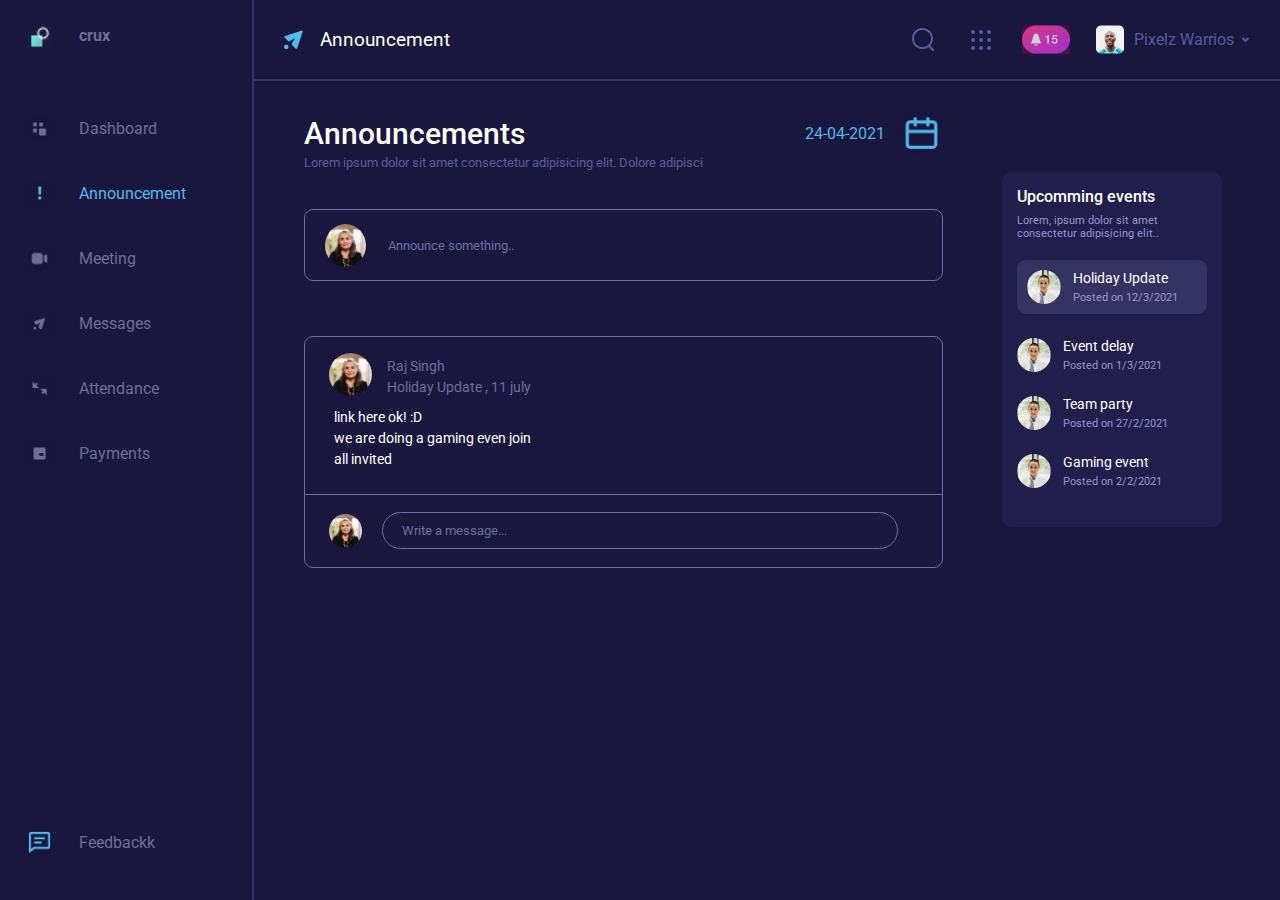
<file: index.html>
<!DOCTYPE html>
<html lang="en">

<head>
    <meta charset="UTF-8">
    <meta http-equiv="X-UA-Compatible" content="IE=edge">
    <meta name="viewport" content="width=device-width, initial-scale=1.0">
    <title>Announcements</title>
    <!-- importing POPPINS font from google fonts -->
    <link rel="preconnect" href="https://fonts.googleapis.com">
    <link rel="preconnect" href="https://fonts.gstatic.com" crossorigin>
    <link
        href="https://fonts.googleapis.com/css2?family=Poppins:ital,wght@0,100;0,200;0,300;0,400;0,500;0,600;0,700;0,800;0,900;1,100;1,200;1,300;1,400;1,500;1,600;1,700;1,800;1,900&display=swap"
        rel="stylesheet">
        <link rel="preconnect" href="https://fonts.googleapis.com">
        <link rel="preconnect" href="https://fonts.gstatic.com" crossorigin>
        <link href="https://fonts.googleapis.com/css2?family=Roboto:wght@400;500&display=swap" rel="stylesheet">

    <!-- css files -->
    <link rel="stylesheet" href="style.css">
</head>

<body>
    <div class="left-navbar">
        <div>
            <img src="Logo.png"> <strong>crux</strong>
        </div>
        <div class="leftNavbarElement">
            <img src="dashboard.png"> Dashboard
        </div>
        <div class="leftNavbarElement  selected">
            <img src="announcement (blue).png"> Announcement
        </div>
        <div class="leftNavbarElement">
            <img src="meeting.png"> Meeting
        </div>
        <div class="leftNavbarElement">
            <img src="chat.png"> Messages
        </div>
        <div class="leftNavbarElement">
            <img src="attendence.png">Attendance
        </div>
        <div class="leftNavbarElement">
            <img src="payments.png">Payments
        </div>
        <div class="feedback">
            <img src="feedback.png">Feedbackk
        </div>
    </div>
    <div class="wrapper">
        <div class="top-navbar">
            <div>
                <img src="Triangle.png">
                <span class="navbarHeading">Announcement</span>
            </div>

            <div>
                <img src="Magnifier icon top-navbar.png">
                <img src="Menu icon.png">
                <img src="Notif Badge.png">
                <img src="Face.png">
                <span class="user-name">Pixelz Warrios</span>
                <img class="down-arrow" src="Down Arrow.png">
            </div>
        </div>
        <div class="innerwrapper">
            <div class="announcements">
                <div class="headings">
                    <div class="subHeading">
                        Announcements
                    </div>
                    <div class="callender">24-04-2021 <img src="/callender.png" alt="">
                    </div>
                </div>
                <div class="discAnnouncements">
                    Lorem ipsum dolor sit amet consectetur adipisicing elit. Dolore adipisci
                </div>
                <div class="create">

                    <div class="enterText">
                        <img src="/sexi boi.png" alt="">
                        <textarea rows="1" placeholder="Announce something.." class="message-input"></textarea>
                    </div>

                </div>
                <div class="prevAnnouncements">
                    <div class="info">
                        <div>
                            <img src="/sexi boi.png" alt="">
                        </div>
                        <div class="infoText">
                            <div>
                                Raj Singh
                            </div>
                            <div>
                                Holiday Update , 11 july
                            </div>
                        </div>
                    </div>
                    <div class="dataText">
                        <p>link here ok! :D</p>
                        <p>we are doing a gaming even join</p>
                        <p>all invited</p>
                    </div>
                    <div class="comment">
                        <img src="/sexi boi.png" alt="">
                        <textarea rows="1" placeholder="&ensp;Write a message..." class="comment-input"></textarea>
                    </div>
                </div>
            </div>
            <div class="sideAnnouncements">
                <div class="rightAnnouncements">
                    <div class="highlights">
                        <div>Upcomming events</div>
                        <div>Lorem, ipsum dolor sit amet consectetur adipisicing elit..</div>
                    </div>
                    <div class="impAnnnouncements firstAnnouncement">
                        <div class="recentImgs">
                            <img src="/laura.png" alt="">
                        </div>
                        <div class="recentInfo">
                            <div>
                                Holiday Update
                            </div>
                            <div>
                                Posted on 12/3/2021
                            </div>
                        </div>
                    </div>
                    <div class="impAnnnouncements">
                        <div class="recentImgs">
                            <img src="/laura.png" alt="">
                        </div>
                        <div class="recentInfo">
                            <div>
                                Event delay
                            </div>
                            <div>
                                Posted on 1/3/2021
                            </div>
                        </div>
                    </div>
                    <div class="impAnnnouncements">
                        <div class="recentImgs">
                            <img src="/laura.png" alt="">
                        </div>
                        <div class="recentInfo">
                            <div>
                                Team party
                            </div>
                            <div>
                                Posted on 27/2/2021
                            </div>
                        </div>
                    </div>
                    <div class="impAnnnouncements">
                        <div class="recentImgs">
                            <img src="/laura.png" alt="">
                        </div>
                        <div class="recentInfo">
                            <div>
                                Gaming event
                            </div>
                            <div>
                                Posted on 2/2/2021
                            </div>
                        </div>
                    </div>
                   
                </div>
                
            </div>

        </div>
    </div>
</body>

</html>
</file>
<file: style.css>
body {
  margin: 0;
  background-color: #19173d;
  color: #ffffff;
  display: flex;
  font-family: Poppins;
  width: 100vw;
  height: 100vh;
  font-family: "Roboto", sans-serif;
  font-weight: 400;
  overflow-x: hidden;

}

.left-navbar {
  width: 20%;
  display: flex;
  flex-direction: column;
  height: 100%;
  border-right: 2px solid #343261;
  padding: 0 20px;
  padding-left: 27px;
  font-family: "Roboto", sans-serif;
  font-weight: 400;
  color: #6f6c99;
}
.left-navbar img {
  margin-right: 27px;
  width: 25px;
}
.left-navbar div {
  text-align: left;
  margin-top: 40px;
}
.left-navbar div:first-child {
  /* margin-top: 70px;
  margin-bottom: 107px; */
  margin-top: 24px !important;
  margin-bottom: 14%;
}
.left-navbar:nth-child(2) {
  margin-top: 147px;
}
.selected {
  color: #53b9ea;
}
.feedback {
  position: absolute;
  /* margin-top: 33% !important; */
  bottom: 5%;
}
.left-navbar > div {
  display: flex;
  align-items: center;
}
.wrapper {
  display: flex;
  flex-direction: column;
  width: 100%;
}

.top-navbar {
  display: flex;
  justify-content: space-between;
  border-bottom: 2px solid #343261;
  width: 100%;
  padding: 24px 0;
  align-items: center;
}
.top-navbar > div:first-child {
  margin-left: 30px;
}
.top-navbar > div:first-child > img {
  position: relative;
  bottom: 3px;
  margin-right: 12px;
}
.top-navbar > div:last-child {
  margin-right: 30px;
}
.top-navbar > div {
  display: flex;
  align-items: center;
}
.navbarHeading{
  font-size: 19px;
}
.top-navbar > div:last-child img {
  margin-left: 26px;
}
.user-name {
  margin-left: 10px;
  color: #5b5a99;
}
.down-arrow {
  margin-left: 7px !important;
}

/* announcements */
.innerwrapper {
  display: flex;
  flex-direction: row;
}
.announcements {
  width: 100%;
  margin: 50px;
  margin-top: 31px;
}
.subHeading {
  font-family: "Roboto", sans-serif;
  font-weight: 500;
  font-size: 30px;
  line-height: 34px;
}
.discAnnouncements {
  font-size: 13px;
  color: #5b5a99;
}
.announcements img {
  border-radius: 100%;
  width: 43px;
  height: 43px;
}
.headings {
  display: flex;
  justify-content: space-between;
  align-items: center;
}
.headings img {
  padding-left: 15px;
}
.callender {
  display: flex;
  align-items: center;
  color: #53b9ea;
}
.create {
  height: 10vh;
  width: 100%;
  margin-top: 39px;
}
.createAnnouncement{
  height: 25vh;
  margin-top: 39px;
}
.enterText {
  display: flex;
  align-items: center;
  padding: 20px;
  border: 1.2px solid #6e6da1;
  border-radius: 9px;
  height: 30px;
}
.enterAnnouncement {
  display: flex;
  /* align-items: center; */
  /* padding: 20px 20px 0 20px; */
  border: 1.2px solid #6e6da1;
  border-radius: 9px;
  flex-direction: column;
}
.textArea{
  padding: 10px 12px;
}
.announceBtns{
  display: flex;
  justify-content: space-between;
  width: 100%;
  border-top: 1px solid #6E6DA1;
}
/* announcment buttons */

#addBtn {
  background-color:#201D47;
  border-radius: 5px;
  color: #ffffff;
  font-size: 14px;
  border: solid #53B9EA 1px;
  text-decoration: none;
  padding: 8px 6px;
  width: 75px;
  height: 30px;
  margin: 10px;
}
#addBtn:hover {
  text-decoration: none;
}
/* #addBtn img{
  width: 30px;
} */
#cancelBtn {
  border-radius: 5px;
  font-family: Arial;
  color: #6E6DA1;
  border: none;
  font-size: 14px;
  background: #19173D;
  padding: 8px 6px;
  text-decoration: none;
  width: 75px;
  height: 30px;
  margin: 10px;

}
#cancelBtn:hover {
  text-decoration: none;
}

#postBtn {
  width: 75px;
  height: 30px;
  border-radius: 5px;
  font-family: Arial;
  color: #ffffff;
  font-size: 14px;
  background: #53B9EA;
  padding: 8px 6px;
  text-decoration: none;
  border: none;
  margin: 10px;

}
#postBtn:hover {
  text-decoration: none;
}

/* announcement message box  */

.message-input-2 {
  background-color: transparent;
  border: none;
  width: 100%;
  padding: 10px 0px;
  color: white;
  resize: none;
  font-family: inherit;
}
.message-input-2:focus {
  outline: none;
}
.message-input-2::placeholder {
  color: #6e6da1;
  align-items: center;
}
.message-input-2::-webkit-scrollbar {
  display: none;
}

/* Other text boxes */

.message-input {
  background-color: transparent;
  border: none;
  border-radius: 9px;
  width: 100%;
  padding: 10px 12px;
  margin: 10px 10px;
  color: white;
  resize: none;
  font-family: inherit;
}
.message-input:focus {
  outline: none;
}
.message-input::placeholder {
  color: #6e6da1;
  align-items: center;
}
.prevAnnouncements {
  border: 1px solid #6e6da1;
  box-sizing: border-box;
  border-radius: 9px;
  margin-top: 37px;
}
.comment-input {
  background-color: transparent;
  border: 1.2px solid #6e6da1;
  border-radius: 31px;
  width: 100%;
  padding: 10px 12px;
  margin: 17.5px 20px;
  color: white;
  resize: none;
  font-family: inherit;
}
.comment-input:focus {
  outline: none;
}
.comment-input::placeholder {
  color: #6e6da1;
}
.info {
  font-size: 14px;
  display: flex;
  align-items: center;
  padding: 16px 0px 0px 24px;
}
.dataText {
  font-size: 14px;
  padding-left: 24px;
  padding-top: 5px;
  margin-bottom: 26.5px;
}
.dataText p {
  margin: 5px;
}
.comment {
  display: flex;
  border-top: 1.2px solid #6e6da1;
  align-items: center;
  padding: 0px 24px;
}
.comment img {
  border-radius: 100%;
  height: 34px;
  width: 34px;
}
.infoText {
  margin-left: 15px;
  color: #6e6da1;
}
.infoText> div:first-child{
  padding-bottom: 5px;
}

/* RIGHT announcements */

.rightAnnouncements {
padding: 15px;
  background-color: #26225a;
  width: 80%;
  margin: 0px 45px;
  background-color: #211e4c;
  align-items: center;
  border-radius: 9px;
}
.sideAnnouncements{
  padding-right: 49px;
  width: 30%;
  display: flex;
  flex-direction: column;
  justify-content: center;
  align-items: center;
}
.impAnnnouncements {
  display: flex;
  align-items: center;
  margin-bottom: 24px;

}
.highlights > div:first-child{
  font-family: "Roboto", sans-serif;
  font-weight: 500;
  color: white;
  font-size: 16px;
}
.highlights > div:last-child{
  font-family: "Roboto", sans-serif;
  color: #9796CF;
  font-size: 11px;
  margin-bottom: 20px;
  margin-top: 8px;
}
.impAnnnouncements img{
  height: 34px;
  width: 34px;
  border-radius: 100%;
  margin-right: 12px;
}
.firstAnnouncement{
  background-color: #343261;
  /* padding: 10px; */
  border-radius: 9px;
}
.firstAnnouncement > div:first-child{
  margin: 10px 0px 10px 10px ;
}
.firstAnnouncement > div:last-child{
  margin-right: 10px;
}
.recentImgs{
  display: flex;
  align-items: center;
}
.recentInfo > div:first-child{
  color: white;
  font-size: 14px;
  margin-bottom: 5px;
}
.recentInfo > div:last-child{
  color: #9796CF;
  font-size: 11px;
}
</file>
